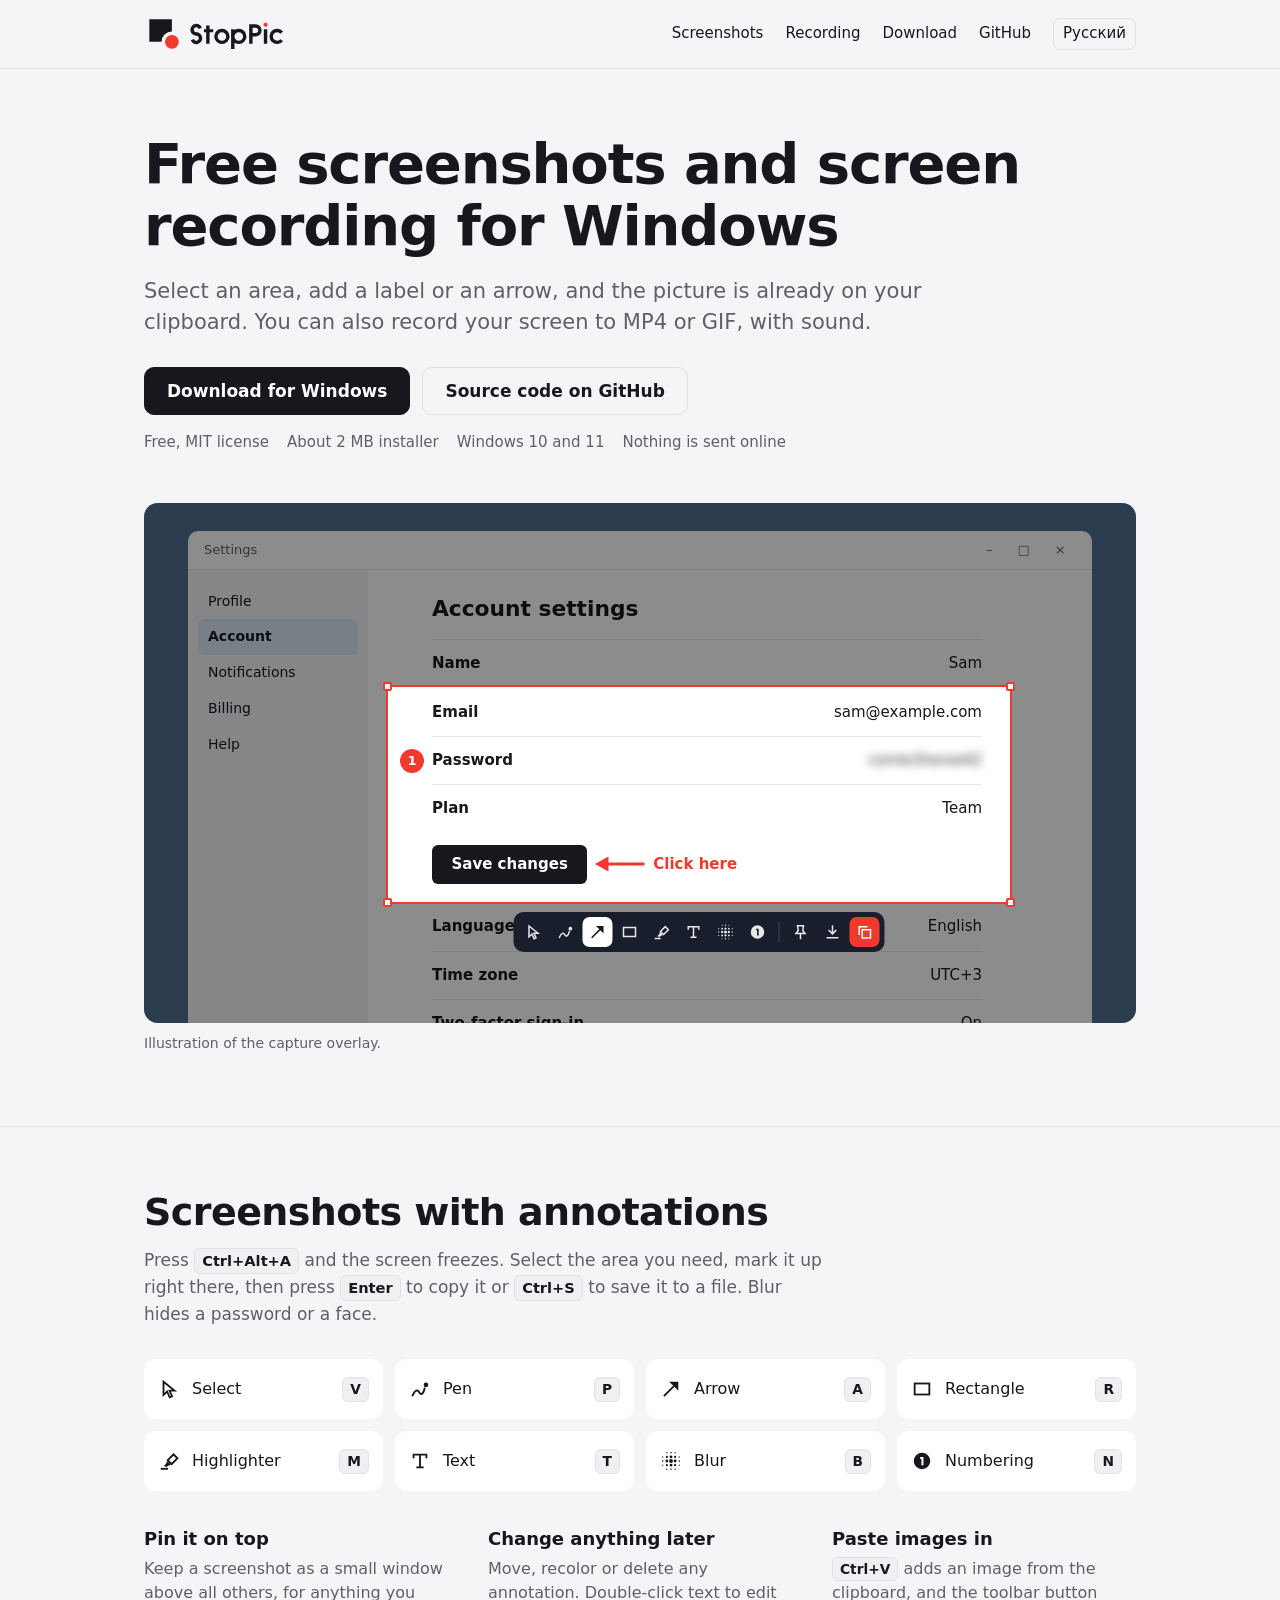
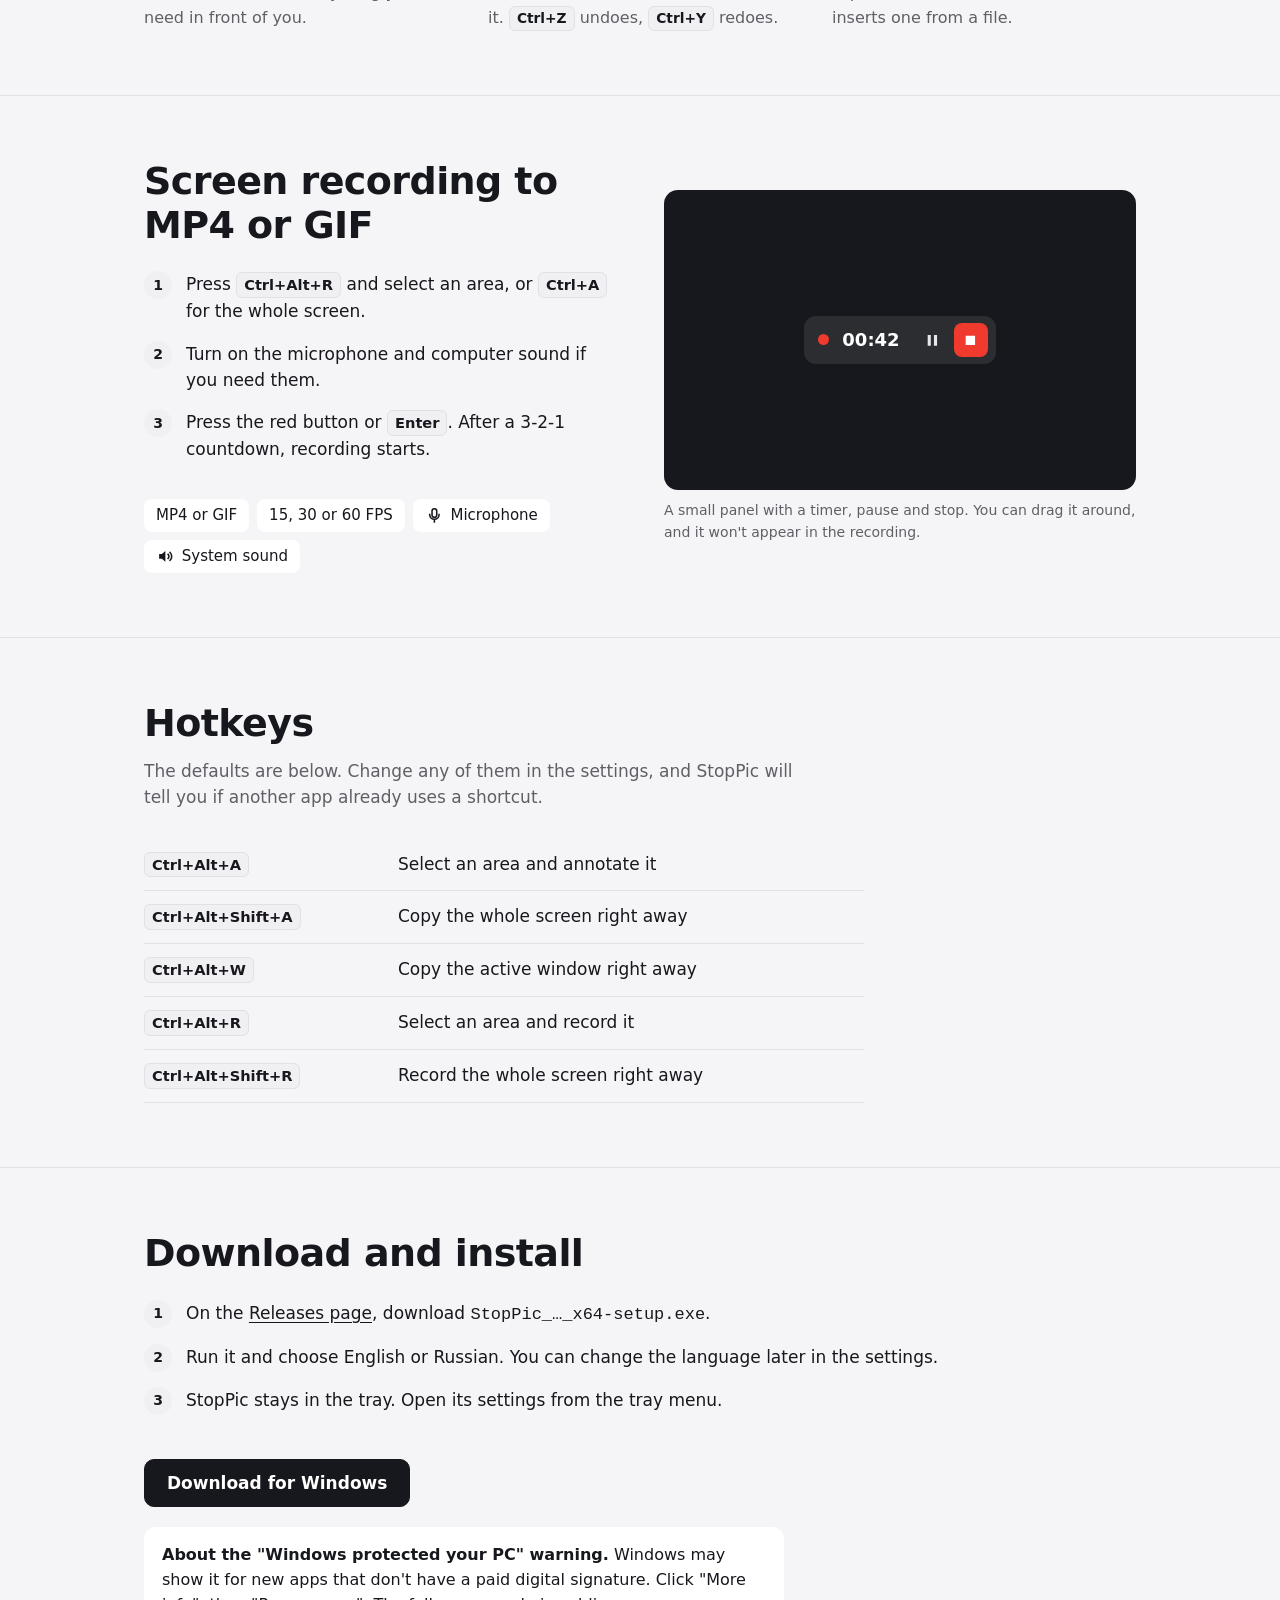
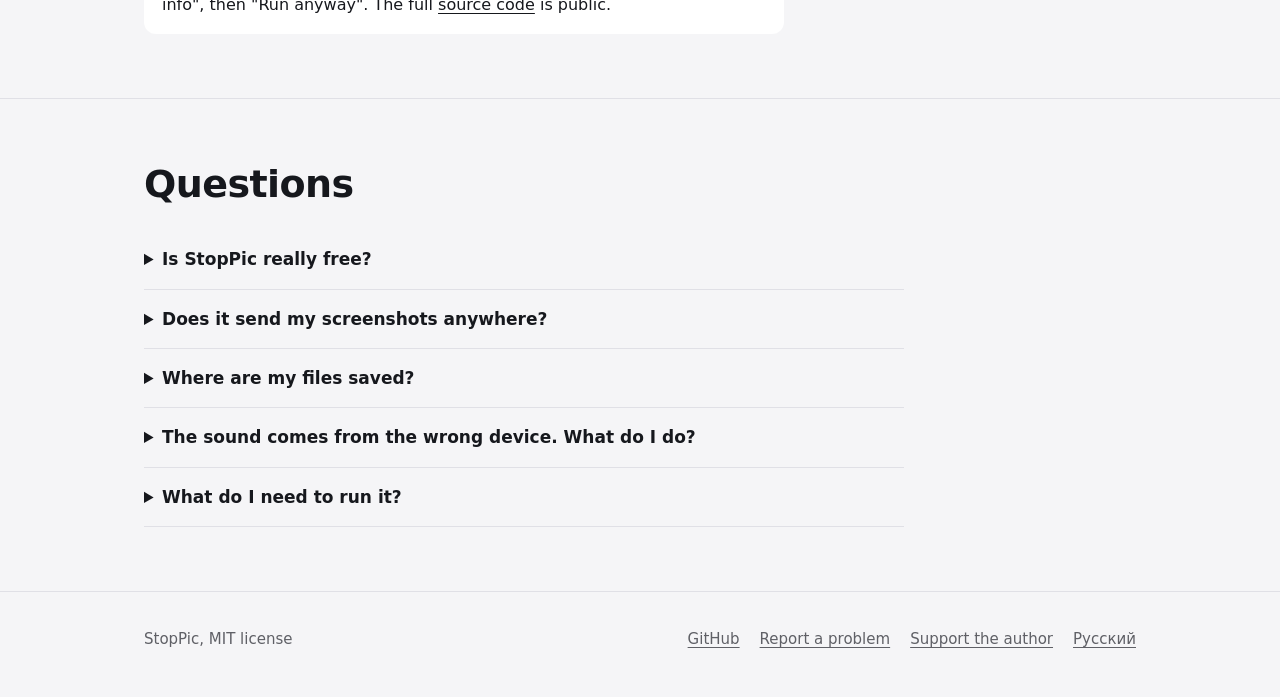
<file: index.html>
<!doctype html>
<html lang="en">
<head>
<meta charset="utf-8">
<meta name="viewport" content="width=device-width, initial-scale=1">
<title>StopPic: free screenshot and screen recorder for Windows</title>
<meta name="description" content="StopPic is a free, open-source Windows app for screenshots with annotations and screen recording to MP4 or GIF with sound. A 2 MB installer, no accounts, nothing sent online.">
<link rel="canonical" href="https://paymepain.github.io/">
<link rel="alternate" hreflang="en" href="https://paymepain.github.io/">
<link rel="alternate" hreflang="ru" href="https://paymepain.github.io/ru/">
<link rel="alternate" hreflang="x-default" href="https://paymepain.github.io/">
<link rel="icon" href="/favicon.ico" sizes="48x48">
<link rel="icon" href="/favicon.svg" type="image/svg+xml">
<link rel="apple-touch-icon" href="/apple-touch-icon.png">
<link rel="manifest" href="/site.webmanifest">
<meta name="theme-color" content="#16181D">
<meta property="og:type" content="website">
<meta property="og:site_name" content="StopPic">
<meta property="og:title" content="StopPic: free screenshot and screen recorder for Windows">
<meta property="og:description" content="Select an area, add a label or an arrow, and the picture is on your clipboard. Record your screen to MP4 or GIF, with sound.">
<meta property="og:url" content="https://paymepain.github.io/">
<meta property="og:image" content="https://paymepain.github.io/assets/og.png">
<meta property="og:locale" content="en_US">
<meta property="og:locale:alternate" content="ru_RU">
<meta name="twitter:card" content="summary_large_image">
<link rel="stylesheet" href="/assets/style.css">
<script type="application/ld+json">
{
  "@context": "https://schema.org",
  "@type": "SoftwareApplication",
  "name": "StopPic",
  "description": "A free, open-source Windows app for annotated screenshots and screen recording to MP4 or GIF with sound.",
  "url": "https://paymepain.github.io/",
  "applicationCategory": "MultimediaApplication",
  "operatingSystem": "Windows 10, Windows 11",
  "downloadUrl": "https://github.com/paymepain/stoppic/releases/latest",
  "license": "https://github.com/paymepain/stoppic/blob/master/LICENSE.txt",
  "inLanguage": ["en", "ru"],
  "offers": { "@type": "Offer", "price": "0", "priceCurrency": "USD" },
  "sameAs": ["https://github.com/paymepain/stoppic"]
}
</script>
</head>
<body>
<svg width="0" height="0" style="position:absolute" aria-hidden="true" fill="none" stroke="currentColor" stroke-width="2" stroke-linecap="square" stroke-linejoin="miter">
  <symbol id="i-select" viewBox="0 0 24 24"><path d="M6 4v14.5l4-3.8 2.7 6.3 2.6-1.1-2.7-6.2H18z"/></symbol>
  <symbol id="i-pen" viewBox="0 0 24 24"><path d="M4 19c2.5-6 5.5-6.5 7-3.5s4.5 3 6-4"/><circle cx="18.5" cy="7.5" r="2.5" fill="currentColor" stroke="none"/></symbol>
  <symbol id="i-arrow" viewBox="0 0 24 24"><path d="M5 19l9.5-9.5"/><path d="M20 4v10L10 4z" fill="currentColor" stroke="none"/></symbol>
  <symbol id="i-rect" viewBox="0 0 24 24"><rect x="4" y="6" width="16" height="12"/></symbol>
  <symbol id="i-marker" viewBox="0 0 24 24"><g transform="translate(0 2) rotate(45 12 12)"><path d="M9 2h6v9H9z"/><path d="M9 12h6l-1.5 3v2l-3 1.5V15z" fill="currentColor" stroke="none"/></g><path d="M3 19.5h8v2H3z" fill="currentColor" stroke="none"/></symbol>
  <symbol id="i-text" viewBox="0 0 24 24"><path d="M5 8V5h14v3M12 5v14M9 19h6"/></symbol>
  <symbol id="i-blur" viewBox="0 0 24 24"><path fill="currentColor" stroke="none" d="M8.2 3a0.7 0.7 0 1 0 -1.4 0a0.7 0.7 0 1 0 1.4 0zM12.9 3a0.9 0.9 0 1 0 -1.8 0a0.9 0.9 0 1 0 1.8 0zM17.2 3a0.7 0.7 0 1 0 -1.4 0a0.7 0.7 0 1 0 1.4 0zM3.7 7.5a0.7 0.7 0 1 0 -1.4 0a0.7 0.7 0 1 0 1.4 0zM8.7 7.5a1.2 1.2 0 1 0 -2.4 0a1.2 1.2 0 1 0 2.4 0zM13.55 7.5a1.55 1.55 0 1 0 -3.1 0a1.55 1.55 0 1 0 3.1 0zM17.7 7.5a1.2 1.2 0 1 0 -2.4 0a1.2 1.2 0 1 0 2.4 0zM21.7 7.5a0.7 0.7 0 1 0 -1.4 0a0.7 0.7 0 1 0 1.4 0zM3.9 12a0.9 0.9 0 1 0 -1.8 0a0.9 0.9 0 1 0 1.8 0zM9.05 12a1.55 1.55 0 1 0 -3.1 0a1.55 1.55 0 1 0 3.1 0zM14.1 12a2.1 2.1 0 1 0 -4.2 0a2.1 2.1 0 1 0 4.2 0zM18.05 12a1.55 1.55 0 1 0 -3.1 0a1.55 1.55 0 1 0 3.1 0zM21.9 12a0.9 0.9 0 1 0 -1.8 0a0.9 0.9 0 1 0 1.8 0zM3.7 16.5a0.7 0.7 0 1 0 -1.4 0a0.7 0.7 0 1 0 1.4 0zM8.7 16.5a1.2 1.2 0 1 0 -2.4 0a1.2 1.2 0 1 0 2.4 0zM13.55 16.5a1.55 1.55 0 1 0 -3.1 0a1.55 1.55 0 1 0 3.1 0zM17.7 16.5a1.2 1.2 0 1 0 -2.4 0a1.2 1.2 0 1 0 2.4 0zM21.7 16.5a0.7 0.7 0 1 0 -1.4 0a0.7 0.7 0 1 0 1.4 0zM8.2 21a0.7 0.7 0 1 0 -1.4 0a0.7 0.7 0 1 0 1.4 0zM12.9 21a0.9 0.9 0 1 0 -1.8 0a0.9 0.9 0 1 0 1.8 0zM17.2 21a0.7 0.7 0 1 0 -1.4 0a0.7 0.7 0 1 0 1.4 0z"/></symbol>
  <symbol id="i-number" viewBox="0 0 24 24"><path fill="currentColor" stroke="none" fill-rule="evenodd" d="M12 3a9 9 0 1 1 0 18a9 9 0 1 1 0-18zM10 7.5h3.6v9h-2.2v-6.8H10z"/></symbol>
  <symbol id="i-pin" viewBox="0 0 24 24"><path d="M12 14v6.5"/><path d="M8 3.5h8l-1 6.5 3 4H6l3-4z"/></symbol>
  <symbol id="i-copy" viewBox="0 0 24 24"><rect x="9" y="9" width="11" height="11"/><path d="M5 15V5h10"/></symbol>
  <symbol id="i-save" viewBox="0 0 24 24"><path d="M12 4v10M7.5 10l4.5 4.5 4.5-4.5M5 19.5h14"/></symbol>
  <symbol id="i-pause" viewBox="0 0 24 24"><path fill="currentColor" stroke="none" d="M6 5h4v14H6zM14 5h4v14h-4z"/></symbol>
  <symbol id="i-stop" viewBox="0 0 24 24"><path fill="currentColor" stroke="none" d="M6 6h12v12H6z"/></symbol>
  <symbol id="i-mic" viewBox="0 0 24 24"><rect x="9" y="3.5" width="6" height="11" rx="3"/><path d="M6 11a6 6 0 0 0 12 0M12 17.5v3"/></symbol>
  <symbol id="i-sys" viewBox="0 0 24 24"><path d="M4 9h3.5L12 5v14l-4.5-4H4z" fill="currentColor" stroke="none"/><path d="M15.5 9.5a3.5 3.5 0 0 1 0 5M18 7a7 7 0 0 1 0 10"/></symbol>
</svg>

<a class="skip" href="#main">Skip to content</a>

<header class="top">
  <div class="wrap">
    <a class="logo" href="/" aria-label="StopPic home">
      <picture>
        <source srcset="/assets/logo-reversed.svg" media="(prefers-color-scheme: dark)">
        <img src="/assets/logo.svg" alt="StopPic" width="144" height="40">
      </picture>
    </a>
    <nav class="nav" aria-label="Main">
      <a class="opt" href="#screenshots">Screenshots</a>
      <a class="opt" href="#recording">Recording</a>
      <a class="opt" href="#install">Download</a>
      <a href="https://github.com/paymepain/stoppic">GitHub</a>
      <a class="lang" href="/ru/" hreflang="ru" lang="ru">Русский</a>
    </nav>
  </div>
</header>

<main id="main">
  <div class="hero">
    <div class="wrap">
      <h1>Free screenshots and screen recording for Windows</h1>
      <p class="lead">Select an area, add a label or an arrow, and the picture is already on your clipboard. You can also record your screen to MP4 or GIF, with sound.</p>
      <div class="cta">
        <a class="btn primary" href="https://github.com/paymepain/stoppic/releases/latest">Download for Windows</a>
        <a class="btn" href="https://github.com/paymepain/stoppic">Source code on GitHub</a>
      </div>
      <ul class="facts">
        <li>Free, MIT license</li>
        <li>About 2 MB installer</li>
        <li>Windows 10 and 11</li>
        <li>Nothing is sent online</li>
      </ul>

      <figure class="shot">
        <div class="screen" role="img" aria-label="Illustration of the StopPic capture overlay: a selected screen area with a number, an arrow, a label and a blurred password, and the toolbar below it.">
          <div class="win" aria-hidden="true">
            <div class="win-bar"><span>Settings</span><span class="win-ctl">– □ ×</span></div>
            <div class="win-body">
              <div class="win-side"><span>Profile</span><span class="now">Account</span><span>Notifications</span><span>Billing</span><span>Help</span></div>
              <div class="win-main">
                <p class="app-title">Account settings</p>
                <div class="app-row"><b>Name</b><span>Sam</span></div>
                <div class="sel">
                  <i></i><i></i><i></i><i></i>
                  <div class="app-row"><b>Email</b><span>sam@example.com</span></div>
                  <div class="app-row"><span class="num">1</span><b>Password</b><span class="secret">correcthorse42</span></div>
                  <div class="app-row"><b>Plan</b><span>Team</span></div>
                  <div class="app-act">
                    <span class="app-btn">Save changes</span>
                    <svg viewBox="0 0 68 24"><path d="M66 12H14" stroke="#f03a2e" stroke-width="4" fill="none"/><path d="M0 12 18 2V22Z" fill="#f03a2e"/></svg>
                    <span class="note">Click here</span>
                  </div>
                  <div class="bar">
                    <span><svg class="icon"><use href="#i-select"/></svg></span>
                    <span><svg class="icon"><use href="#i-pen"/></svg></span>
                    <span class="on"><svg class="icon"><use href="#i-arrow"/></svg></span>
                    <span><svg class="icon"><use href="#i-rect"/></svg></span>
                    <span><svg class="icon"><use href="#i-marker"/></svg></span>
                    <span><svg class="icon"><use href="#i-text"/></svg></span>
                    <span><svg class="icon"><use href="#i-blur"/></svg></span>
                    <span><svg class="icon"><use href="#i-number"/></svg></span>
                    <span class="sep"></span>
                    <span><svg class="icon"><use href="#i-pin"/></svg></span>
                    <span><svg class="icon"><use href="#i-save"/></svg></span>
                    <span class="go"><svg class="icon"><use href="#i-copy"/></svg></span>
                  </div>
                </div>
                <div class="app-row"><b>Language</b><span>English</span></div>
                <div class="app-row"><b>Time zone</b><span>UTC+3</span></div>
                <div class="app-row"><b>Two-factor sign-in</b><span>On</span></div>
                <div class="app-row"><b>Backup email</b><span>Not set</span></div>
              </div>
            </div>
          </div>
        </div>
        <figcaption>Illustration of the capture overlay.</figcaption>
      </figure>
    </div>
  </div>

  <section id="screenshots">
    <div class="wrap">
      <h2>Screenshots with annotations</h2>
      <p class="sub">Press <kbd>Ctrl+Alt+A</kbd> and the screen freezes. Select the area you need, mark it up right there, then press <kbd>Enter</kbd> to copy it or <kbd>Ctrl+S</kbd> to save it to a file. Blur hides a password or a face.</p>
      <ul class="tools">
        <li><svg class="icon" aria-hidden="true"><use href="#i-select"/></svg>Select<kbd>V</kbd></li>
        <li><svg class="icon" aria-hidden="true"><use href="#i-pen"/></svg>Pen<kbd>P</kbd></li>
        <li><svg class="icon" aria-hidden="true"><use href="#i-arrow"/></svg>Arrow<kbd>A</kbd></li>
        <li><svg class="icon" aria-hidden="true"><use href="#i-rect"/></svg>Rectangle<kbd>R</kbd></li>
        <li><svg class="icon" aria-hidden="true"><use href="#i-marker"/></svg>Highlighter<kbd>M</kbd></li>
        <li><svg class="icon" aria-hidden="true"><use href="#i-text"/></svg>Text<kbd>T</kbd></li>
        <li><svg class="icon" aria-hidden="true"><use href="#i-blur"/></svg>Blur<kbd>B</kbd></li>
        <li><svg class="icon" aria-hidden="true"><use href="#i-number"/></svg>Numbering<kbd>N</kbd></li>
      </ul>
      <div class="notes">
        <div>
          <h3>Pin it on top</h3>
          <p>Keep a screenshot as a small window above all others, for anything you need in front of you.</p>
        </div>
        <div>
          <h3>Change anything later</h3>
          <p>Move, recolor or delete any annotation. Double-click text to edit it. <kbd>Ctrl+Z</kbd> undoes, <kbd>Ctrl+Y</kbd> redoes.</p>
        </div>
        <div>
          <h3>Paste images in</h3>
          <p><kbd>Ctrl+V</kbd> adds an image from the clipboard, and the toolbar button inserts one from a file.</p>
        </div>
      </div>
    </div>
  </section>

  <section id="recording">
    <div class="wrap split">
      <div>
        <h2>Screen recording to MP4 or GIF</h2>
        <ol class="steps">
          <li>Press <kbd>Ctrl+Alt+R</kbd> and select an area, or <kbd>Ctrl+A</kbd> for the whole screen.</li>
          <li>Turn on the microphone and computer sound if you need them.</li>
          <li>Press the red button or <kbd>Enter</kbd>. After a 3-2-1 countdown, recording starts.</li>
        </ol>
        <ul class="specs">
          <li>MP4 or GIF</li>
          <li>15, 30 or 60 FPS</li>
          <li><svg class="icon" aria-hidden="true"><use href="#i-mic"/></svg>Microphone</li>
          <li><svg class="icon" aria-hidden="true"><use href="#i-sys"/></svg>System sound</li>
        </ul>
      </div>
      <figure style="margin:0">
        <div class="recbox" role="img" aria-label="Illustration of the StopPic recording panel with a timer, pause and stop.">
          <div class="recpanel" aria-hidden="true">
            <i class="dot"></i>
            <time>00:42</time>
            <span class="b"><svg class="icon"><use href="#i-pause"/></svg></span>
            <span class="b stop"><svg class="icon"><use href="#i-stop"/></svg></span>
          </div>
        </div>
        <figcaption>A small panel with a timer, pause and stop. You can drag it around, and it won't appear in the recording.</figcaption>
      </figure>
    </div>
  </section>

  <section id="hotkeys">
    <div class="wrap">
      <h2>Hotkeys</h2>
      <p class="sub">The defaults are below. Change any of them in the settings, and StopPic will tell you if another app already uses a shortcut.</p>
      <table class="keys">
        <tbody>
          <tr><th scope="row"><kbd>Ctrl+Alt+A</kbd></th><td>Select an area and annotate it</td></tr>
          <tr><th scope="row"><kbd>Ctrl+Alt+Shift+A</kbd></th><td>Copy the whole screen right away</td></tr>
          <tr><th scope="row"><kbd>Ctrl+Alt+W</kbd></th><td>Copy the active window right away</td></tr>
          <tr><th scope="row"><kbd>Ctrl+Alt+R</kbd></th><td>Select an area and record it</td></tr>
          <tr><th scope="row"><kbd>Ctrl+Alt+Shift+R</kbd></th><td>Record the whole screen right away</td></tr>
        </tbody>
      </table>
    </div>
  </section>

  <section id="install">
    <div class="wrap">
      <h2>Download and install</h2>
      <ol class="steps">
        <li>On the <a href="https://github.com/paymepain/stoppic/releases/latest">Releases page</a>, download <code>StopPic_…_x64-setup.exe</code>.</li>
        <li>Run it and choose English or Russian. You can change the language later in the settings.</li>
        <li>StopPic stays in the tray. Open its settings from the tray menu.</li>
      </ol>
      <div class="cta">
        <a class="btn primary" href="https://github.com/paymepain/stoppic/releases/latest">Download for Windows</a>
      </div>
      <p class="warn"><strong>About the "Windows protected your PC" warning.</strong> Windows may show it for new apps that don't have a paid digital signature. Click "More info", then "Run anyway". The full <a href="https://github.com/paymepain/stoppic">source code</a> is public.</p>
    </div>
  </section>

  <section id="faq">
    <div class="wrap">
      <h2>Questions</h2>
      <div class="faq">
        <details>
          <summary>Is StopPic really free?</summary>
          <p>Yes. It's free, and its source code is open under the MIT license.</p>
        </details>
        <details>
          <summary>Does it send my screenshots anywhere?</summary>
          <p>No. StopPic sends nothing over the network. Screenshots, recordings and settings stay on your computer.</p>
        </details>
        <details>
          <summary>Where are my files saved?</summary>
          <p>Screenshots go to <code>Pictures\Screenshots</code>, and you can choose another folder in the settings. Clicking the notification opens the folder with the file.</p>
        </details>
        <details>
          <summary>The sound comes from the wrong device. What do I do?</summary>
          <p>Pick the microphone and output device in the "Screen recording" section of the settings. "Windows default" means the device chosen in system settings.</p>
        </details>
        <details>
          <summary>What do I need to run it?</summary>
          <p>Windows 10 or 11. If the Microsoft Edge WebView2 component is missing (it's usually already there), the installer downloads it automatically.</p>
        </details>
      </div>
    </div>
  </section>
</main>

<footer>
  <div class="wrap">
    <span>StopPic, MIT license</span>
    <nav aria-label="Footer">
      <a href="https://github.com/paymepain/stoppic">GitHub</a>
      <a href="https://github.com/paymepain/stoppic/issues">Report a problem</a>
      <a href="https://github.com/paymepain/stoppic#support-the-author">Support the author</a>
      <a href="/ru/" hreflang="ru" lang="ru">Русский</a>
    </nav>
  </div>
</footer>
</body>
</html>
</file>
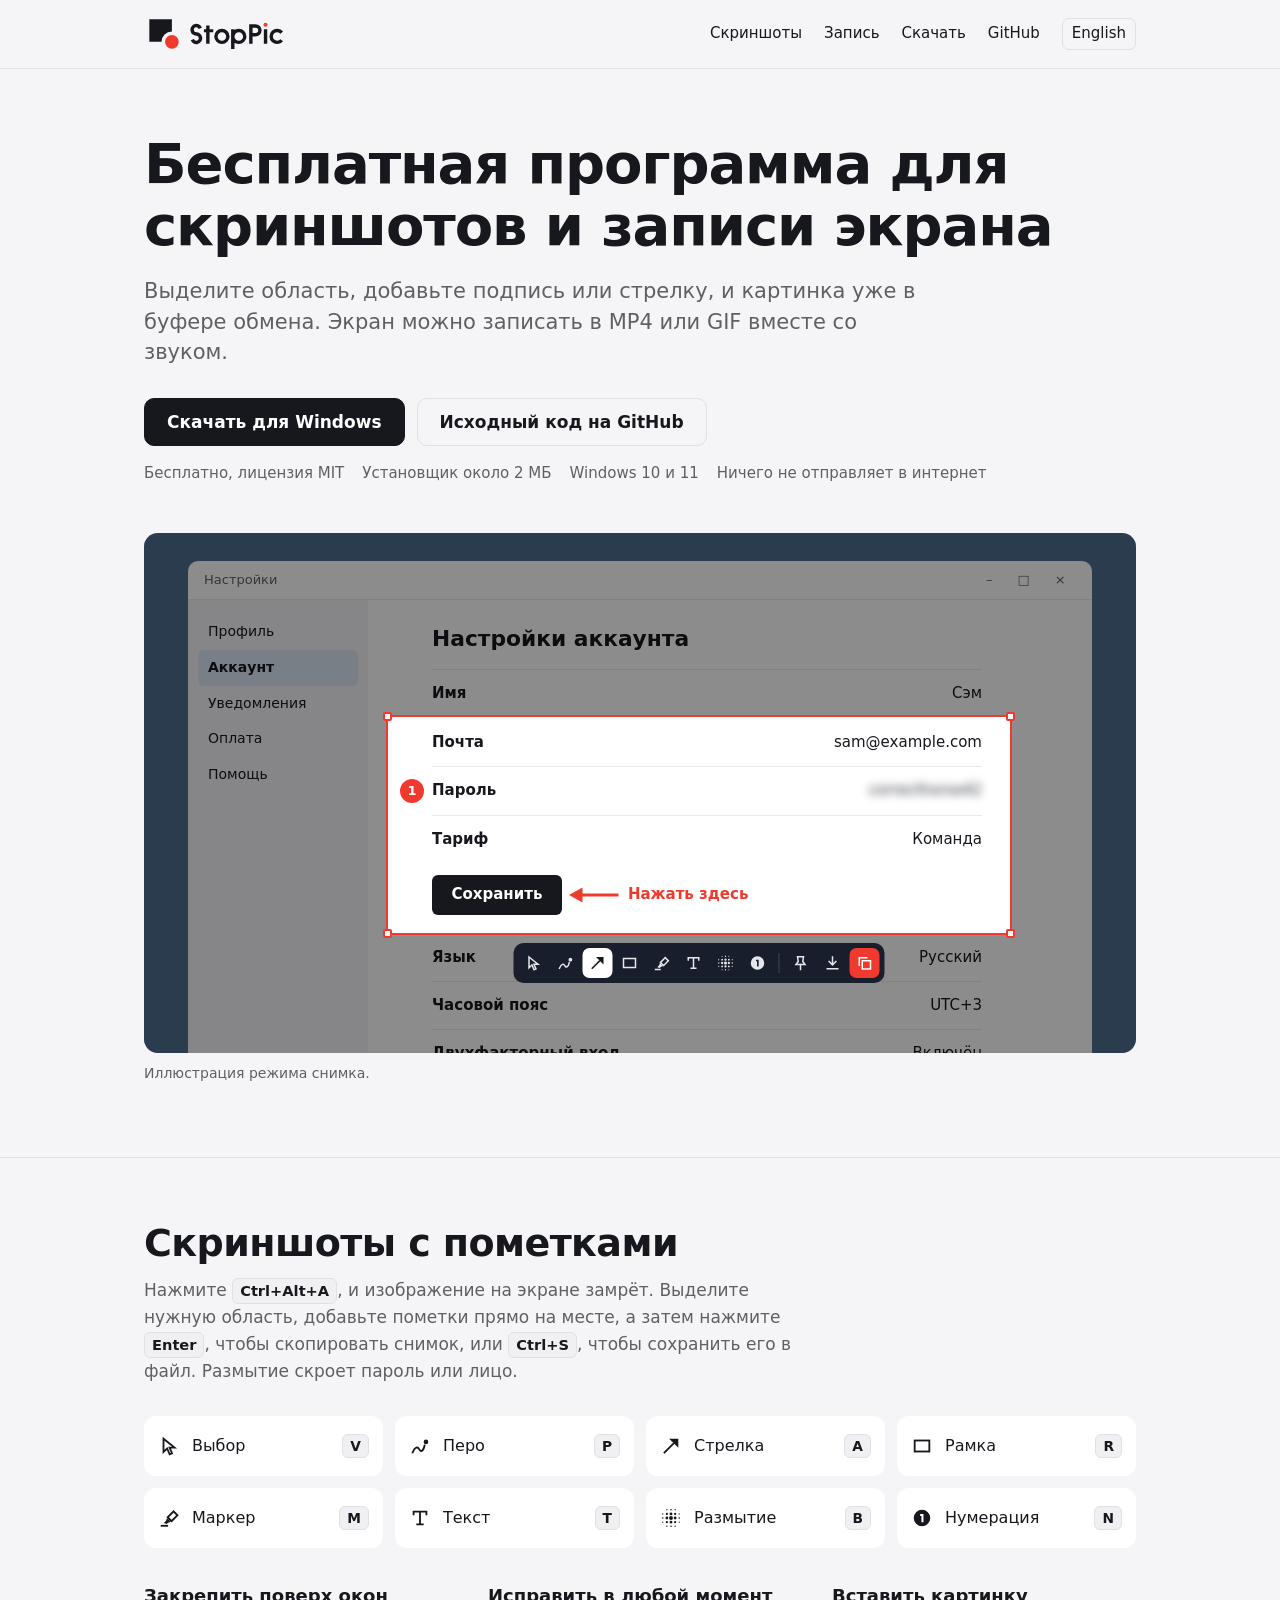
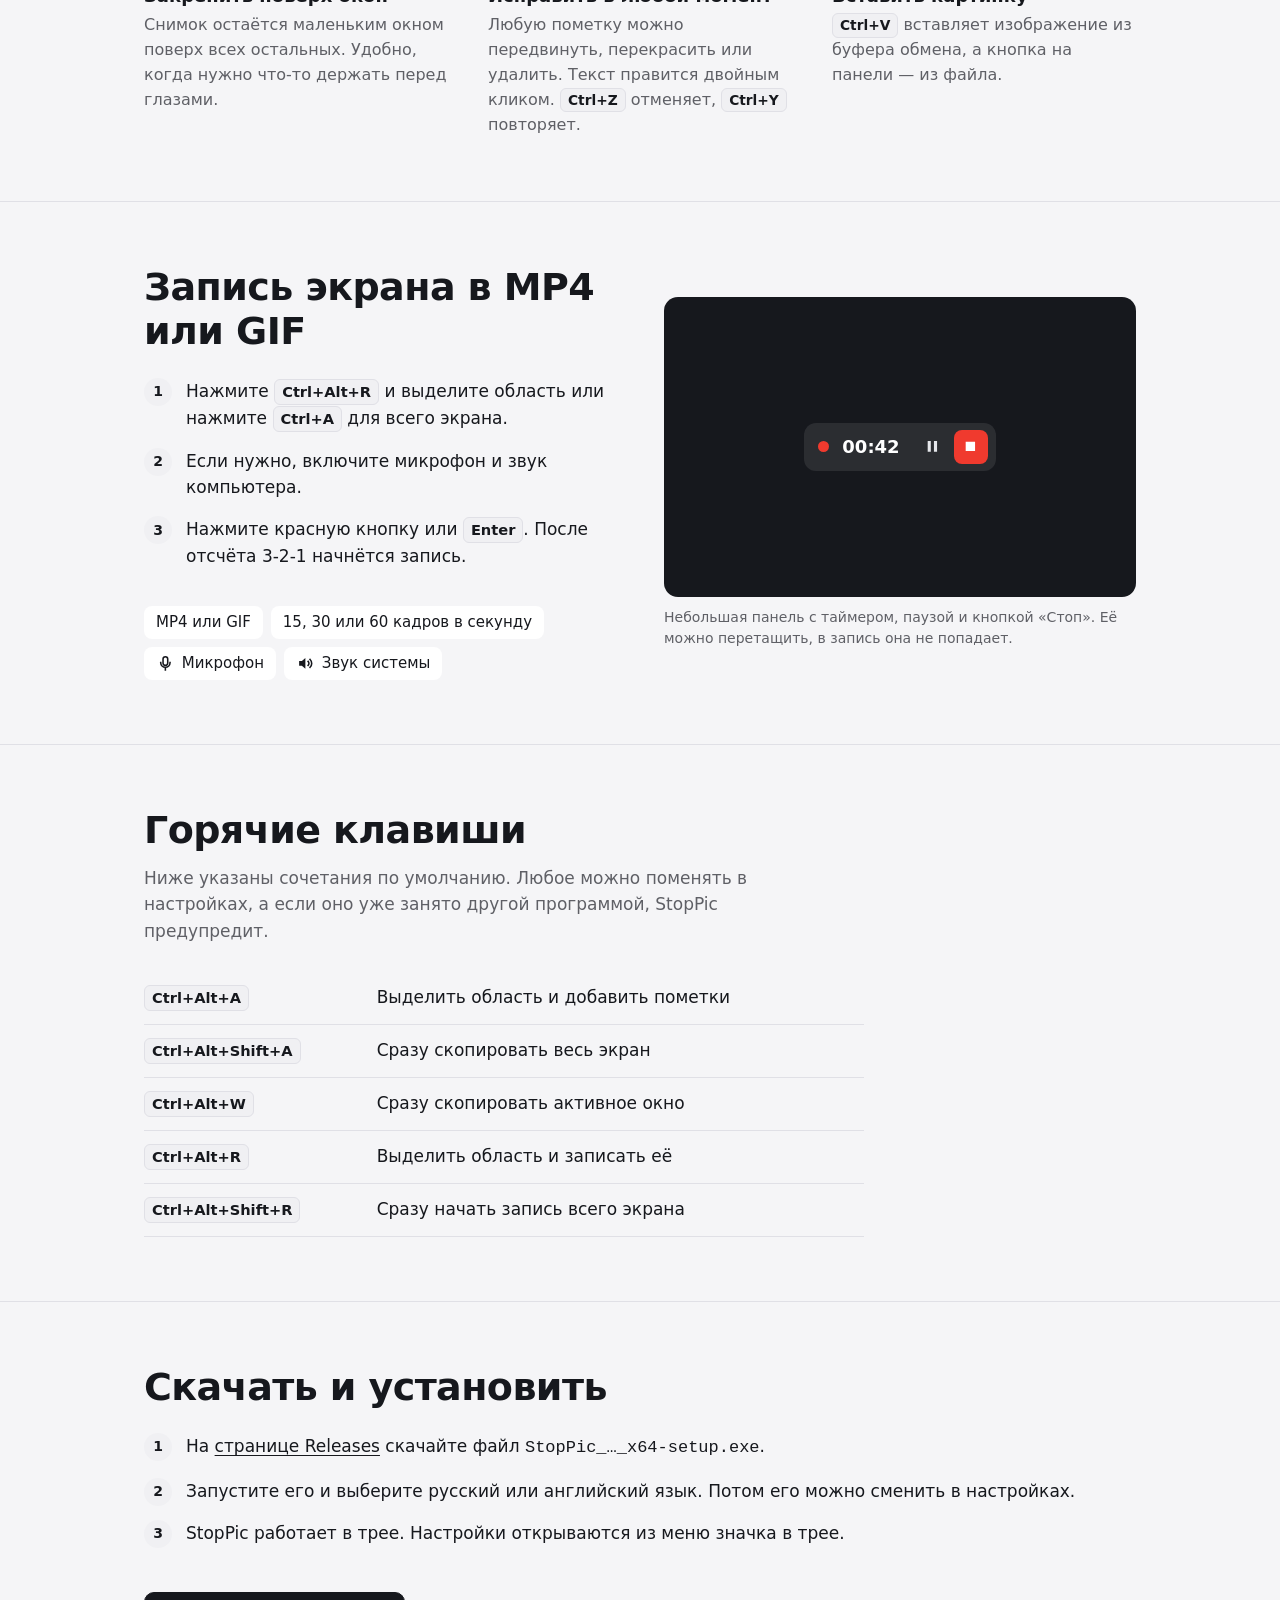
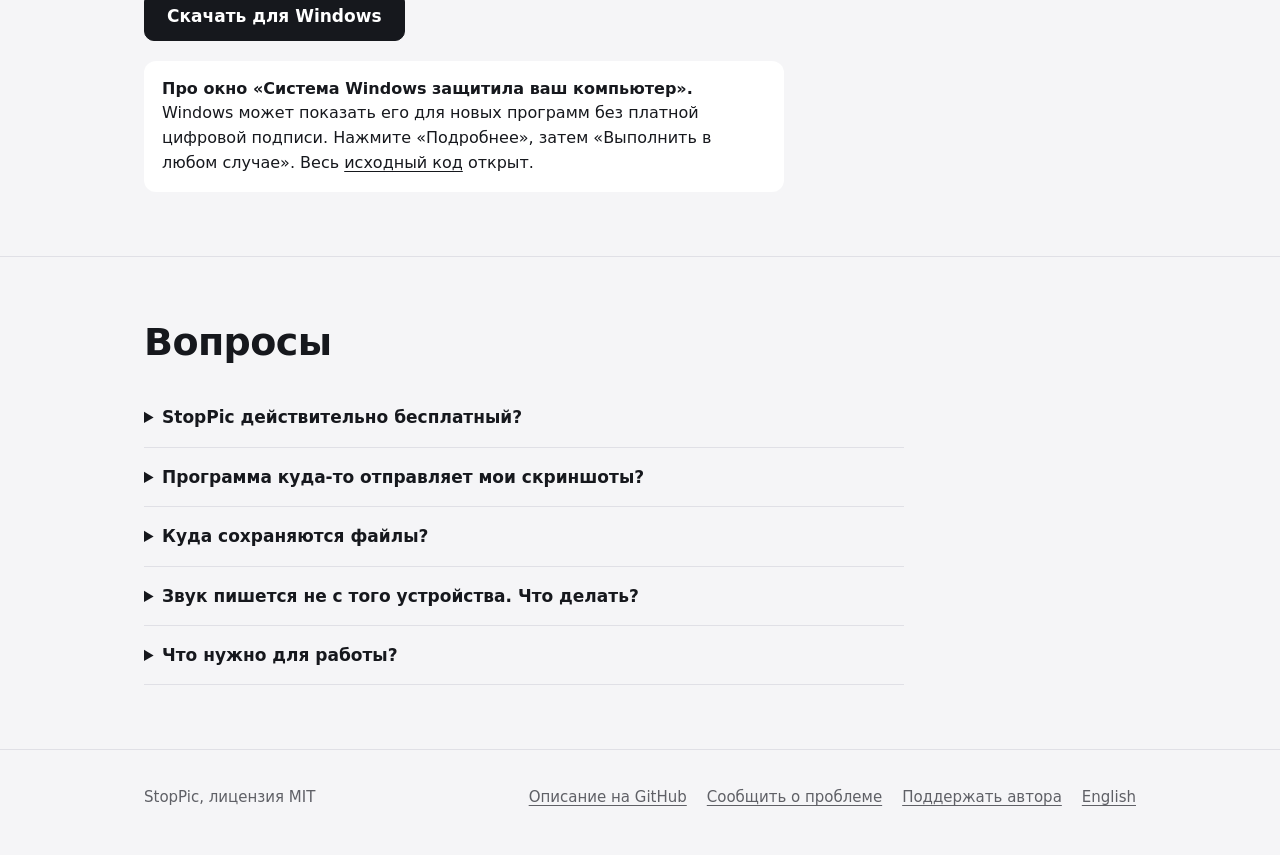
<file: ru/index.html>
<!doctype html>
<html lang="ru">
<head>
<meta charset="utf-8">
<meta name="viewport" content="width=device-width, initial-scale=1">
<title>StopPic: бесплатная программа для скриншотов и записи экрана на Windows</title>
<meta name="description" content="StopPic — бесплатная программа с открытым кодом для Windows: скриншоты с пометками и запись экрана в MP4 или GIF со звуком. Установщик 2 МБ, без регистрации, ничего не отправляет в интернет.">
<link rel="canonical" href="https://paymepain.github.io/ru/">
<link rel="alternate" hreflang="en" href="https://paymepain.github.io/">
<link rel="alternate" hreflang="ru" href="https://paymepain.github.io/ru/">
<link rel="alternate" hreflang="x-default" href="https://paymepain.github.io/">
<link rel="icon" href="/favicon.ico" sizes="48x48">
<link rel="icon" href="/favicon.svg" type="image/svg+xml">
<link rel="apple-touch-icon" href="/apple-touch-icon.png">
<link rel="manifest" href="/site.webmanifest">
<meta name="theme-color" content="#16181D">
<meta property="og:type" content="website">
<meta property="og:site_name" content="StopPic">
<meta property="og:title" content="StopPic: бесплатная программа для скриншотов и записи экрана">
<meta property="og:description" content="Выделите область, добавьте подпись или стрелку, и картинка уже в буфере обмена. Экран можно записать в MP4 или GIF вместе со звуком.">
<meta property="og:url" content="https://paymepain.github.io/ru/">
<meta property="og:image" content="https://paymepain.github.io/assets/og.png">
<meta property="og:locale" content="ru_RU">
<meta property="og:locale:alternate" content="en_US">
<meta name="twitter:card" content="summary_large_image">
<link rel="stylesheet" href="/assets/style.css">
<script type="application/ld+json">
{
  "@context": "https://schema.org",
  "@type": "SoftwareApplication",
  "name": "StopPic",
  "description": "Бесплатная программа с открытым кодом для Windows: скриншоты с пометками и запись экрана в MP4 или GIF со звуком.",
  "url": "https://paymepain.github.io/ru/",
  "applicationCategory": "MultimediaApplication",
  "operatingSystem": "Windows 10, Windows 11",
  "downloadUrl": "https://github.com/paymepain/stoppic/releases/latest",
  "license": "https://github.com/paymepain/stoppic/blob/master/LICENSE.txt",
  "inLanguage": ["ru", "en"],
  "offers": { "@type": "Offer", "price": "0", "priceCurrency": "RUB" },
  "sameAs": ["https://github.com/paymepain/stoppic"]
}
</script>
</head>
<body>
<svg width="0" height="0" style="position:absolute" aria-hidden="true" fill="none" stroke="currentColor" stroke-width="2" stroke-linecap="square" stroke-linejoin="miter">
  <symbol id="i-select" viewBox="0 0 24 24"><path d="M6 4v14.5l4-3.8 2.7 6.3 2.6-1.1-2.7-6.2H18z"/></symbol>
  <symbol id="i-pen" viewBox="0 0 24 24"><path d="M4 19c2.5-6 5.5-6.5 7-3.5s4.5 3 6-4"/><circle cx="18.5" cy="7.5" r="2.5" fill="currentColor" stroke="none"/></symbol>
  <symbol id="i-arrow" viewBox="0 0 24 24"><path d="M5 19l9.5-9.5"/><path d="M20 4v10L10 4z" fill="currentColor" stroke="none"/></symbol>
  <symbol id="i-rect" viewBox="0 0 24 24"><rect x="4" y="6" width="16" height="12"/></symbol>
  <symbol id="i-marker" viewBox="0 0 24 24"><g transform="translate(0 2) rotate(45 12 12)"><path d="M9 2h6v9H9z"/><path d="M9 12h6l-1.5 3v2l-3 1.5V15z" fill="currentColor" stroke="none"/></g><path d="M3 19.5h8v2H3z" fill="currentColor" stroke="none"/></symbol>
  <symbol id="i-text" viewBox="0 0 24 24"><path d="M5 8V5h14v3M12 5v14M9 19h6"/></symbol>
  <symbol id="i-blur" viewBox="0 0 24 24"><path fill="currentColor" stroke="none" d="M8.2 3a0.7 0.7 0 1 0 -1.4 0a0.7 0.7 0 1 0 1.4 0zM12.9 3a0.9 0.9 0 1 0 -1.8 0a0.9 0.9 0 1 0 1.8 0zM17.2 3a0.7 0.7 0 1 0 -1.4 0a0.7 0.7 0 1 0 1.4 0zM3.7 7.5a0.7 0.7 0 1 0 -1.4 0a0.7 0.7 0 1 0 1.4 0zM8.7 7.5a1.2 1.2 0 1 0 -2.4 0a1.2 1.2 0 1 0 2.4 0zM13.55 7.5a1.55 1.55 0 1 0 -3.1 0a1.55 1.55 0 1 0 3.1 0zM17.7 7.5a1.2 1.2 0 1 0 -2.4 0a1.2 1.2 0 1 0 2.4 0zM21.7 7.5a0.7 0.7 0 1 0 -1.4 0a0.7 0.7 0 1 0 1.4 0zM3.9 12a0.9 0.9 0 1 0 -1.8 0a0.9 0.9 0 1 0 1.8 0zM9.05 12a1.55 1.55 0 1 0 -3.1 0a1.55 1.55 0 1 0 3.1 0zM14.1 12a2.1 2.1 0 1 0 -4.2 0a2.1 2.1 0 1 0 4.2 0zM18.05 12a1.55 1.55 0 1 0 -3.1 0a1.55 1.55 0 1 0 3.1 0zM21.9 12a0.9 0.9 0 1 0 -1.8 0a0.9 0.9 0 1 0 1.8 0zM3.7 16.5a0.7 0.7 0 1 0 -1.4 0a0.7 0.7 0 1 0 1.4 0zM8.7 16.5a1.2 1.2 0 1 0 -2.4 0a1.2 1.2 0 1 0 2.4 0zM13.55 16.5a1.55 1.55 0 1 0 -3.1 0a1.55 1.55 0 1 0 3.1 0zM17.7 16.5a1.2 1.2 0 1 0 -2.4 0a1.2 1.2 0 1 0 2.4 0zM21.7 16.5a0.7 0.7 0 1 0 -1.4 0a0.7 0.7 0 1 0 1.4 0zM8.2 21a0.7 0.7 0 1 0 -1.4 0a0.7 0.7 0 1 0 1.4 0zM12.9 21a0.9 0.9 0 1 0 -1.8 0a0.9 0.9 0 1 0 1.8 0zM17.2 21a0.7 0.7 0 1 0 -1.4 0a0.7 0.7 0 1 0 1.4 0z"/></symbol>
  <symbol id="i-number" viewBox="0 0 24 24"><path fill="currentColor" stroke="none" fill-rule="evenodd" d="M12 3a9 9 0 1 1 0 18a9 9 0 1 1 0-18zM10 7.5h3.6v9h-2.2v-6.8H10z"/></symbol>
  <symbol id="i-pin" viewBox="0 0 24 24"><path d="M12 14v6.5"/><path d="M8 3.5h8l-1 6.5 3 4H6l3-4z"/></symbol>
  <symbol id="i-copy" viewBox="0 0 24 24"><rect x="9" y="9" width="11" height="11"/><path d="M5 15V5h10"/></symbol>
  <symbol id="i-save" viewBox="0 0 24 24"><path d="M12 4v10M7.5 10l4.5 4.5 4.5-4.5M5 19.5h14"/></symbol>
  <symbol id="i-pause" viewBox="0 0 24 24"><path fill="currentColor" stroke="none" d="M6 5h4v14H6zM14 5h4v14h-4z"/></symbol>
  <symbol id="i-stop" viewBox="0 0 24 24"><path fill="currentColor" stroke="none" d="M6 6h12v12H6z"/></symbol>
  <symbol id="i-mic" viewBox="0 0 24 24"><rect x="9" y="3.5" width="6" height="11" rx="3"/><path d="M6 11a6 6 0 0 0 12 0M12 17.5v3"/></symbol>
  <symbol id="i-sys" viewBox="0 0 24 24"><path d="M4 9h3.5L12 5v14l-4.5-4H4z" fill="currentColor" stroke="none"/><path d="M15.5 9.5a3.5 3.5 0 0 1 0 5M18 7a7 7 0 0 1 0 10"/></symbol>
</svg>

<a class="skip" href="#main">К содержанию</a>

<header class="top">
  <div class="wrap">
    <a class="logo" href="/ru/" aria-label="StopPic, главная">
      <picture>
        <source srcset="/assets/logo-reversed.svg" media="(prefers-color-scheme: dark)">
        <img src="/assets/logo.svg" alt="StopPic" width="144" height="40">
      </picture>
    </a>
    <nav class="nav" aria-label="Основное меню">
      <a class="opt" href="#screenshots">Скриншоты</a>
      <a class="opt" href="#recording">Запись</a>
      <a class="opt" href="#install">Скачать</a>
      <a href="https://github.com/paymepain/stoppic">GitHub</a>
      <a class="lang" href="/" hreflang="en" lang="en">English</a>
    </nav>
  </div>
</header>

<main id="main">
  <div class="hero">
    <div class="wrap">
      <h1>Бесплатная программа для скриншотов и записи экрана</h1>
      <p class="lead">Выделите область, добавьте подпись или стрелку, и картинка уже в буфере обмена. Экран можно записать в MP4 или GIF вместе со звуком.</p>
      <div class="cta">
        <a class="btn primary" href="https://github.com/paymepain/stoppic/releases/latest">Скачать для Windows</a>
        <a class="btn" href="https://github.com/paymepain/stoppic">Исходный код на GitHub</a>
      </div>
      <ul class="facts">
        <li>Бесплатно, лицензия MIT</li>
        <li>Установщик около 2 МБ</li>
        <li>Windows 10 и 11</li>
        <li>Ничего не отправляет в интернет</li>
      </ul>

      <figure class="shot">
        <div class="screen" role="img" aria-label="Иллюстрация режима снимка StopPic: выделенная область экрана с номером, стрелкой, подписью и размытым паролем, под ней панель инструментов.">
          <div class="win" aria-hidden="true">
            <div class="win-bar"><span>Настройки</span><span class="win-ctl">– □ ×</span></div>
            <div class="win-body">
              <div class="win-side"><span>Профиль</span><span class="now">Аккаунт</span><span>Уведомления</span><span>Оплата</span><span>Помощь</span></div>
              <div class="win-main">
                <p class="app-title">Настройки аккаунта</p>
                <div class="app-row"><b>Имя</b><span>Сэм</span></div>
                <div class="sel">
                  <i></i><i></i><i></i><i></i>
                  <div class="app-row"><b>Почта</b><span>sam@example.com</span></div>
                  <div class="app-row"><span class="num">1</span><b>Пароль</b><span class="secret">correcthorse42</span></div>
                  <div class="app-row"><b>Тариф</b><span>Команда</span></div>
                  <div class="app-act">
                    <span class="app-btn">Сохранить</span>
                    <svg viewBox="0 0 68 24"><path d="M66 12H14" stroke="#f03a2e" stroke-width="4" fill="none"/><path d="M0 12 18 2V22Z" fill="#f03a2e"/></svg>
                    <span class="note">Нажать здесь</span>
                  </div>
                  <div class="bar">
                    <span><svg class="icon"><use href="#i-select"/></svg></span>
                    <span><svg class="icon"><use href="#i-pen"/></svg></span>
                    <span class="on"><svg class="icon"><use href="#i-arrow"/></svg></span>
                    <span><svg class="icon"><use href="#i-rect"/></svg></span>
                    <span><svg class="icon"><use href="#i-marker"/></svg></span>
                    <span><svg class="icon"><use href="#i-text"/></svg></span>
                    <span><svg class="icon"><use href="#i-blur"/></svg></span>
                    <span><svg class="icon"><use href="#i-number"/></svg></span>
                    <span class="sep"></span>
                    <span><svg class="icon"><use href="#i-pin"/></svg></span>
                    <span><svg class="icon"><use href="#i-save"/></svg></span>
                    <span class="go"><svg class="icon"><use href="#i-copy"/></svg></span>
                  </div>
                </div>
                <div class="app-row"><b>Язык</b><span>Русский</span></div>
                <div class="app-row"><b>Часовой пояс</b><span>UTC+3</span></div>
                <div class="app-row"><b>Двухфакторный вход</b><span>Включён</span></div>
                <div class="app-row"><b>Резервная почта</b><span>Не указана</span></div>
              </div>
            </div>
          </div>
        </div>
        <figcaption>Иллюстрация режима снимка.</figcaption>
      </figure>
    </div>
  </div>

  <section id="screenshots">
    <div class="wrap">
      <h2>Скриншоты с пометками</h2>
      <p class="sub">Нажмите <kbd>Ctrl+Alt+A</kbd>, и изображение на экране замрёт. Выделите нужную область, добавьте пометки прямо на месте, а затем нажмите <kbd>Enter</kbd>, чтобы скопировать снимок, или <kbd>Ctrl+S</kbd>, чтобы сохранить его в файл. Размытие скроет пароль или лицо.</p>
      <ul class="tools">
        <li><svg class="icon" aria-hidden="true"><use href="#i-select"/></svg>Выбор<kbd>V</kbd></li>
        <li><svg class="icon" aria-hidden="true"><use href="#i-pen"/></svg>Перо<kbd>P</kbd></li>
        <li><svg class="icon" aria-hidden="true"><use href="#i-arrow"/></svg>Стрелка<kbd>A</kbd></li>
        <li><svg class="icon" aria-hidden="true"><use href="#i-rect"/></svg>Рамка<kbd>R</kbd></li>
        <li><svg class="icon" aria-hidden="true"><use href="#i-marker"/></svg>Маркер<kbd>M</kbd></li>
        <li><svg class="icon" aria-hidden="true"><use href="#i-text"/></svg>Текст<kbd>T</kbd></li>
        <li><svg class="icon" aria-hidden="true"><use href="#i-blur"/></svg>Размытие<kbd>B</kbd></li>
        <li><svg class="icon" aria-hidden="true"><use href="#i-number"/></svg>Нумерация<kbd>N</kbd></li>
      </ul>
      <div class="notes">
        <div>
          <h3>Закрепить поверх окон</h3>
          <p>Снимок остаётся маленьким окном поверх всех остальных. Удобно, когда нужно что-то держать перед глазами.</p>
        </div>
        <div>
          <h3>Исправить в любой момент</h3>
          <p>Любую пометку можно передвинуть, перекрасить или удалить. Текст правится двойным кликом. <kbd>Ctrl+Z</kbd> отменяет, <kbd>Ctrl+Y</kbd> повторяет.</p>
        </div>
        <div>
          <h3>Вставить картинку</h3>
          <p><kbd>Ctrl+V</kbd> вставляет изображение из буфера обмена, а кнопка на панели — из файла.</p>
        </div>
      </div>
    </div>
  </section>

  <section id="recording">
    <div class="wrap split">
      <div>
        <h2>Запись экрана в MP4 или GIF</h2>
        <ol class="steps">
          <li>Нажмите <kbd>Ctrl+Alt+R</kbd> и выделите область или нажмите <kbd>Ctrl+A</kbd> для всего экрана.</li>
          <li>Если нужно, включите микрофон и звук компьютера.</li>
          <li>Нажмите красную кнопку или <kbd>Enter</kbd>. После отсчёта 3-2-1 начнётся запись.</li>
        </ol>
        <ul class="specs">
          <li>MP4 или GIF</li>
          <li>15, 30 или 60 кадров в секунду</li>
          <li><svg class="icon" aria-hidden="true"><use href="#i-mic"/></svg>Микрофон</li>
          <li><svg class="icon" aria-hidden="true"><use href="#i-sys"/></svg>Звук системы</li>
        </ul>
      </div>
      <figure style="margin:0">
        <div class="recbox" role="img" aria-label="Иллюстрация панели записи StopPic с таймером, паузой и кнопкой стоп.">
          <div class="recpanel" aria-hidden="true">
            <i class="dot"></i>
            <time>00:42</time>
            <span class="b"><svg class="icon"><use href="#i-pause"/></svg></span>
            <span class="b stop"><svg class="icon"><use href="#i-stop"/></svg></span>
          </div>
        </div>
        <figcaption>Небольшая панель с таймером, паузой и кнопкой «Стоп». Её можно перетащить, в запись она не попадает.</figcaption>
      </figure>
    </div>
  </section>

  <section id="hotkeys">
    <div class="wrap">
      <h2>Горячие клавиши</h2>
      <p class="sub">Ниже указаны сочетания по умолчанию. Любое можно поменять в настройках, а если оно уже занято другой программой, StopPic предупредит.</p>
      <table class="keys">
        <tbody>
          <tr><th scope="row"><kbd>Ctrl+Alt+A</kbd></th><td>Выделить область и добавить пометки</td></tr>
          <tr><th scope="row"><kbd>Ctrl+Alt+Shift+A</kbd></th><td>Сразу скопировать весь экран</td></tr>
          <tr><th scope="row"><kbd>Ctrl+Alt+W</kbd></th><td>Сразу скопировать активное окно</td></tr>
          <tr><th scope="row"><kbd>Ctrl+Alt+R</kbd></th><td>Выделить область и записать её</td></tr>
          <tr><th scope="row"><kbd>Ctrl+Alt+Shift+R</kbd></th><td>Сразу начать запись всего экрана</td></tr>
        </tbody>
      </table>
    </div>
  </section>

  <section id="install">
    <div class="wrap">
      <h2>Скачать и установить</h2>
      <ol class="steps">
        <li>На <a href="https://github.com/paymepain/stoppic/releases/latest">странице Releases</a> скачайте файл <code>StopPic_…_x64-setup.exe</code>.</li>
        <li>Запустите его и выберите русский или английский язык. Потом его можно сменить в настройках.</li>
        <li>StopPic работает в трее. Настройки открываются из меню значка в трее.</li>
      </ol>
      <div class="cta">
        <a class="btn primary" href="https://github.com/paymepain/stoppic/releases/latest">Скачать для Windows</a>
      </div>
      <p class="warn"><strong>Про окно «Система Windows защитила ваш компьютер».</strong> Windows может показать его для новых программ без платной цифровой подписи. Нажмите «Подробнее», затем «Выполнить в любом случае». Весь <a href="https://github.com/paymepain/stoppic">исходный код</a> открыт.</p>
    </div>
  </section>

  <section id="faq">
    <div class="wrap">
      <h2>Вопросы</h2>
      <div class="faq">
        <details>
          <summary>StopPic действительно бесплатный?</summary>
          <p>Да. Программа бесплатна, а её исходный код открыт под лицензией MIT.</p>
        </details>
        <details>
          <summary>Программа куда-то отправляет мои скриншоты?</summary>
          <p>Нет. StopPic ничего не отправляет по сети. Снимки, записи и настройки хранятся только на вашем компьютере.</p>
        </details>
        <details>
          <summary>Куда сохраняются файлы?</summary>
          <p>Снимки сохраняются в папку <code>Изображения\Screenshots</code>, другую папку можно выбрать в настройках. Клик по уведомлению открывает папку с файлом.</p>
        </details>
        <details>
          <summary>Звук пишется не с того устройства. Что делать?</summary>
          <p>Выберите микрофон и устройство вывода в разделе настроек «Запись экрана». «Как в Windows» означает устройство по умолчанию из системных настроек.</p>
        </details>
        <details>
          <summary>Что нужно для работы?</summary>
          <p>Windows 10 или 11. Если в системе нет компонента Microsoft Edge WebView2 (обычно он уже есть), установщик скачает его сам.</p>
        </details>
      </div>
    </div>
  </section>
</main>

<footer>
  <div class="wrap">
    <span>StopPic, лицензия MIT</span>
    <nav aria-label="Ссылки в подвале">
      <a href="https://github.com/paymepain/stoppic/blob/master/README.ru.md">Описание на GitHub</a>
      <a href="https://github.com/paymepain/stoppic/issues">Сообщить о проблеме</a>
      <a href="https://github.com/paymepain/stoppic/blob/master/README.ru.md#поддержать-автора">Поддержать автора</a>
      <a href="/" hreflang="en" lang="en">English</a>
    </nav>
  </div>
</footer>
</body>
</html>
</file>
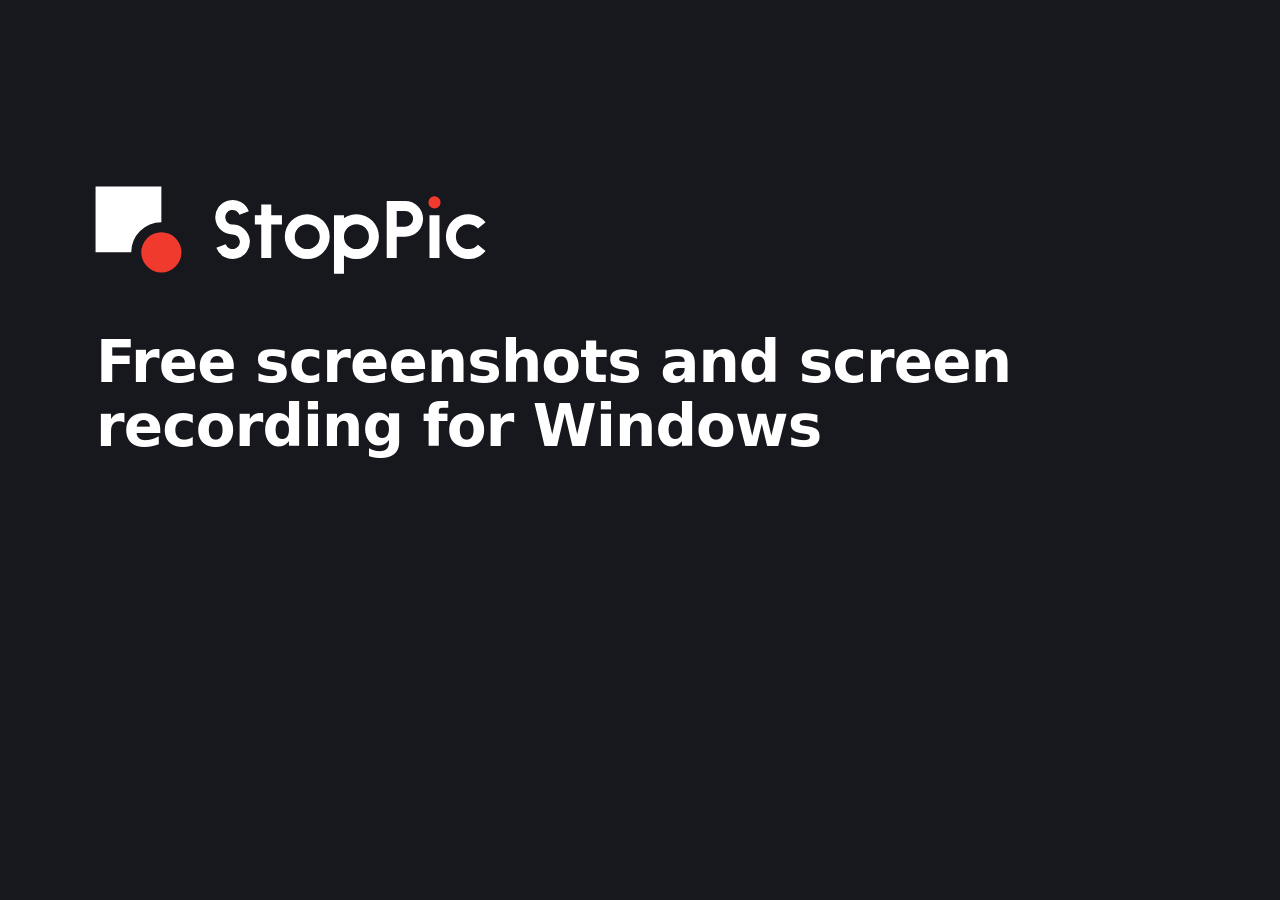
<file: assets/og-source.html>
<!doctype html>
<html lang="en">
<head>
<meta charset="utf-8">
<meta name="robots" content="noindex">
<title>StopPic social image source</title>
<style>
  html, body { margin: 0; width: 1200px; height: 630px; overflow: hidden; background: #16181d; }
  .c { box-sizing: border-box; width: 1200px; height: 630px; padding: 96px; display: flex; flex-direction: column; justify-content: center; color: #fff; font-family: "Segoe UI", system-ui, sans-serif; }
  img { width: 420px; height: auto; margin-left: -16px; }
  p { margin: 42px 0 0; font-size: 58px; line-height: 1.12; font-weight: 700; letter-spacing: -0.015em; }
</style>
</head>
<body>
<div class="c">
  <img src="logo-reversed.svg" alt="StopPic">
  <p>Free screenshots and screen recording for Windows</p>
</div>
</body>
</html>
</file>
<file: assets/style.css>
:root {
  --bg: #f5f5f7;
  --card: #ffffff;
  --text: #16181d;
  --muted: #5f6066;
  --line: #e0e0e6;
  --key: #f0f0f3;
  --accent: #16181d;
  --accent-fg: #ffffff;
  --accent-hover: #2d3038;
  --rec: #f03a2e;
  --gutter: 24px;
  color-scheme: light dark;
}

@media (prefers-color-scheme: dark) {
  :root {
    --bg: #1c1c1e;
    --card: #2c2c2e;
    --text: #f5f5f7;
    --muted: #a1a1a6;
    --line: #3a3a3c;
    --key: #3a3a3c;
    --accent: #f5f5f7;
    --accent-fg: #16181d;
    --accent-hover: #ffffff;
  }
}

* { box-sizing: border-box; }

html { scroll-behavior: smooth; -webkit-text-size-adjust: 100%; }
@media (prefers-reduced-motion: reduce) { html { scroll-behavior: auto; } }

body {
  margin: 0;
  background: var(--bg);
  color: var(--text);
  font: 17px/1.55 "Segoe UI", system-ui, -apple-system, Roboto, "Helvetica Neue", Arial, sans-serif;
}

a { color: inherit; text-underline-offset: 3px; }
a:hover { text-decoration-thickness: 2px; }
:focus-visible { outline: 2px solid var(--accent); outline-offset: 3px; border-radius: 4px; }

.wrap { max-width: 1040px; margin: 0 auto; padding: 0 var(--gutter); }

.icon {
  width: 1.25em;
  height: 1.25em;
  flex: none;
  display: block;
  fill: none;
  stroke: currentColor;
  stroke-width: 2;
  stroke-linecap: square;
  stroke-linejoin: miter;
}

.skip { position: absolute; left: -999px; top: 8px; padding: 8px 14px; background: var(--card); border-radius: 8px; z-index: 2; }
.skip:focus { left: 8px; }

/* Header */
.top { border-bottom: 1px solid var(--line); }
.top .wrap { display: flex; align-items: center; gap: 24px; min-height: 68px; }
.logo { display: block; flex: none; line-height: 0; }
.logo img { height: 40px; width: auto; }
.nav { display: flex; align-items: center; gap: 22px; margin-left: auto; font-size: 15px; }
.nav a { text-decoration: none; }
.nav a:hover { text-decoration: underline; }
.nav .lang { padding: 3px 9px; border: 1px solid var(--line); border-radius: 7px; }
.nav .lang:hover { text-decoration: none; border-color: var(--muted); }

@media (max-width: 640px) {
  .nav .opt { display: none; }
}

/* Hero */
.hero { padding: 64px 0 72px; }
h1 {
  margin: 0;
  max-width: 17em;
  font-size: clamp(34px, 5.6vw, 56px);
  line-height: 1.1;
  font-weight: 700;
  letter-spacing: -0.02em;
  text-wrap: balance;
}
.lead { max-width: 38em; margin: 20px 0 0; font-size: clamp(18px, 2.2vw, 21px); line-height: 1.45; color: var(--muted); }
.cta { display: flex; flex-wrap: wrap; align-items: center; gap: 12px; margin-top: 30px; }
.btn {
  display: inline-flex;
  align-items: center;
  gap: 9px;
  min-height: 48px;
  padding: 10px 22px;
  border: 1px solid var(--line);
  border-radius: 10px;
  background: transparent;
  color: var(--text);
  font-weight: 600;
  text-decoration: none;
}
.btn:hover { border-color: var(--muted); }
.btn.primary { background: var(--accent); border-color: var(--accent); color: var(--accent-fg); }
.btn.primary:hover { background: var(--accent-hover); border-color: var(--accent-hover); }
.facts { display: flex; flex-wrap: wrap; gap: 4px 18px; margin: 16px 0 0; padding: 0; list-style: none; font-size: 15px; color: var(--muted); }

/* Mock of the capture overlay. Always dark, like a frozen screen */
.shot { margin: 48px 0 0; }
.screen {
  height: 520px;
  padding: 28px 44px 0;
  overflow: hidden;
  border-radius: 14px;
  background: #4f6d8f;
  color: #16181d;
  font-size: 15px;
}
.win { height: 100%; display: flex; flex-direction: column; background: #fff; border-radius: 10px 10px 0 0; }
.win-bar { display: flex; align-items: center; justify-content: space-between; flex: none; padding: 9px 16px; border-bottom: 1px solid #e7e9ee; font-size: 13px; color: #5f6066; }
.win-ctl { letter-spacing: .8em; }
.win-body { display: grid; grid-template-columns: 180px minmax(0, 1fr); flex: 1; min-height: 0; }
.win-side { padding: 14px 10px; background: #f3f4f7; font-size: 14px; }
.win-side span { display: block; padding: 7px 10px; border-radius: 6px; }
.win-side .now { background: #dbe6f6; font-weight: 600; }
.win-main { padding: 22px 110px 0 64px; }

/* The selection is a part of the window: the dim layer covers everything around it */
.sel {
  position: relative;
  z-index: 1;
  margin: 0 -28px 0 -44px;
  padding: 2px 28px 18px 44px;
  outline: 2px solid var(--rec);
  box-shadow: 0 0 0 2000px rgba(0, 0, 0, .45);
}
.sel .app-row:first-of-type { border-top: 0; }
.app-title { font-size: 1.45em; font-weight: 700; margin: 0 0 .6em; }
.app-row { position: relative; display: flex; align-items: center; justify-content: space-between; gap: 1em; padding: .8em 0; border-top: 1px solid #e7e9ee; }
.app-row b { font-weight: 600; }
.app-row .secret { filter: blur(4px); color: #33363d; }
.app-btn { flex: none; padding: .55em 1.3em; border-radius: 6px; background: #16181d; color: #fff; font-weight: 600; }
/* Annotations sit on top of the picture and never move its content */
.num {
  position: absolute;
  left: -32px;
  top: 50%;
  transform: translateY(-50%);
  display: grid;
  place-items: center;
  width: 24px;
  height: 24px;
  border-radius: 50%;
  background: #f03a2e;
  color: #fff;
  font-size: 13px;
  font-weight: 700;
}
.app-act { display: flex; align-items: center; gap: .5em; margin-top: .8em; }
.app-act svg { flex: none; width: 3.4em; height: 1.2em; overflow: visible; }
.note { color: #f03a2e; font-weight: 700; white-space: nowrap; }

.sel > i { position: absolute; width: 9px; height: 9px; background: #fff; border: 2px solid var(--rec); border-radius: 2px; }
.sel > i:nth-of-type(1) { left: -5px; top: -5px; }
.sel > i:nth-of-type(2) { right: -5px; top: -5px; }
.sel > i:nth-of-type(3) { left: -5px; bottom: -5px; }
.sel > i:nth-of-type(4) { right: -5px; bottom: -5px; }

.bar {
  position: absolute;
  left: 50%;
  top: calc(100% + 10px);
  transform: translateX(-50%);
  display: flex;
  align-items: center;
  gap: 2px;
  padding: 5px;
  border-radius: 10px;
  background: rgba(17, 24, 39, .94);
  color: #e5e7eb;
  font-size: 15px;
}
.bar span { display: grid; place-items: center; width: 30px; height: 30px; border-radius: 7px; }
.bar .on { background: #fff; color: #16181d; }
.bar .go { background: #f03a2e; color: #fff; }
.bar .sep { width: 1px; height: 20px; margin: 0 4px; border-radius: 0; background: rgba(255, 255, 255, .18); }
.bar .icon { width: 18px; height: 18px; }

@media (max-width: 560px) {
  .bar { gap: 0; padding: 3px; }
  .bar span { width: 25px; height: 26px; }
  .bar .icon { width: 15px; height: 15px; }
  .bar .sep { width: 1px; margin: 0 2px; }
  .screen { height: 430px; padding: 14px 8px 0; font-size: 13px; }
  .win-body { grid-template-columns: minmax(0, 1fr); }
  .win-side { display: none; }
  .win-main { padding: 16px 26px 0 40px; }
  .sel { margin: 0 -14px 0 -32px; padding: 2px 14px 14px 32px; }
  .num { left: -28px; width: 22px; height: 22px; }
  .app-act svg { width: 2.4em; }
}

figcaption { margin-top: 10px; font-size: 14px; color: var(--muted); }

/* Sections */
section { padding: 64px 0; border-top: 1px solid var(--line); scroll-margin-top: 12px; }
h2 { margin: 0; font-size: clamp(27px, 3.8vw, 38px); line-height: 1.15; font-weight: 700; letter-spacing: -0.015em; }
h3 { margin: 0 0 6px; font-size: 18px; line-height: 1.3; font-weight: 650; }
.sub { max-width: 40em; margin: 12px 0 0; color: var(--muted); }

.tools { display: grid; grid-template-columns: repeat(auto-fill, minmax(232px, 1fr)); gap: 12px; margin: 32px 0 0; padding: 0; list-style: none; }
.tools li { display: flex; align-items: center; gap: 12px; min-height: 60px; padding: 12px 14px; border-radius: 12px; background: var(--card); font-size: 16px; line-height: 1.25; }
.tools .icon { width: 22px; height: 22px; }
.tools kbd { margin-left: auto; }

kbd {
  display: inline-block;
  min-width: 1.75em;
  padding: 1px 7px;
  border: 1px solid var(--line);
  border-radius: 6px;
  background: var(--key);
  color: var(--text);
  font: 600 .86em/1.5 "Segoe UI", system-ui, sans-serif;
  text-align: center;
  white-space: nowrap;
}

.notes { display: grid; grid-template-columns: repeat(auto-fit, minmax(280px, 1fr)); gap: 28px 40px; margin-top: 36px; }
.notes p { margin: 0; color: var(--muted); font-size: 16px; }

/* Recording */
.split { display: grid; grid-template-columns: minmax(0, 1fr) minmax(0, 1fr); gap: 48px; align-items: center; }
@media (max-width: 820px) { .split { grid-template-columns: minmax(0, 1fr); gap: 32px; } }
.steps { margin: 24px 0 0; padding: 0; list-style: none; counter-reset: s; }
.steps li { position: relative; padding: 0 0 16px 42px; counter-increment: s; }
.steps li::before {
  content: counter(s);
  position: absolute;
  left: 0;
  top: 0;
  display: grid;
  place-items: center;
  width: 28px;
  height: 28px;
  border-radius: 50%;
  background: var(--key);
  font-size: 14px;
  font-weight: 700;
}
.recbox {
  display: grid;
  place-items: center;
  min-height: 300px;
  padding: 24px;
  border-radius: 14px;
  background: #16181d;
}
.recpanel {
  display: flex;
  align-items: center;
  gap: 4px;
  padding: 7px 8px 7px 14px;
  border-radius: 12px;
  background: rgba(255, 255, 255, .09);
  color: #e5e7eb;
  font-size: 15px;
}
.recpanel .dot { width: 11px; height: 11px; border-radius: 50%; background: var(--rec); }
.recpanel time { margin: 0 12px 0 9px; font-size: 18px; font-weight: 600; font-variant-numeric: tabular-nums; color: #fff; }
.recpanel span.b { display: grid; place-items: center; width: 34px; height: 34px; border-radius: 8px; }
.recpanel .stop { background: var(--rec); color: #fff; }
@media (prefers-reduced-motion: no-preference) {
  .recpanel .dot { animation: pulse 1.6s ease-in-out infinite; }
  @keyframes pulse { 50% { opacity: .35; } }
}
.specs { display: flex; flex-wrap: wrap; gap: 8px; margin: 20px 0 0; padding: 0; list-style: none; }
.specs li { display: flex; align-items: center; gap: 7px; padding: 5px 12px; border-radius: 8px; background: var(--card); font-size: 15px; }

/* Hotkeys */
.keys { width: 100%; max-width: 720px; margin-top: 28px; border-collapse: collapse; }
.keys th, .keys td { padding: 12px 0; border-bottom: 1px solid var(--line); text-align: left; vertical-align: top; font-weight: 400; }
.keys td:last-child { padding-left: 20px; }
.keys kbd { margin: 1px 0; }

/* Install */
.warn { max-width: 40em; margin: 20px 0 0; padding: 16px 18px; border-radius: 12px; background: var(--card); font-size: 16px; }

/* FAQ */
.faq { max-width: 760px; margin-top: 24px; }
details { border-bottom: 1px solid var(--line); }
summary { padding: 16px 28px 16px 0; font-weight: 600; cursor: pointer; }
details p { margin: 0; padding: 0 0 18px; color: var(--muted); }

/* Footer */
footer { padding: 36px 0 48px; border-top: 1px solid var(--line); font-size: 15px; color: var(--muted); }
footer .wrap { display: flex; flex-wrap: wrap; gap: 8px 24px; justify-content: space-between; }
footer nav { display: flex; flex-wrap: wrap; gap: 8px 20px; }

/* 404 */
.nf { padding: 96px 0; }

@media (max-width: 560px) {
  :root { --gutter: 16px; }
  .hero { padding: 40px 0 48px; }
  section { padding: 48px 0; }
  .btn { width: 100%; justify-content: center; }
  .keys td:last-child { padding-left: 12px; }
}
</file>
